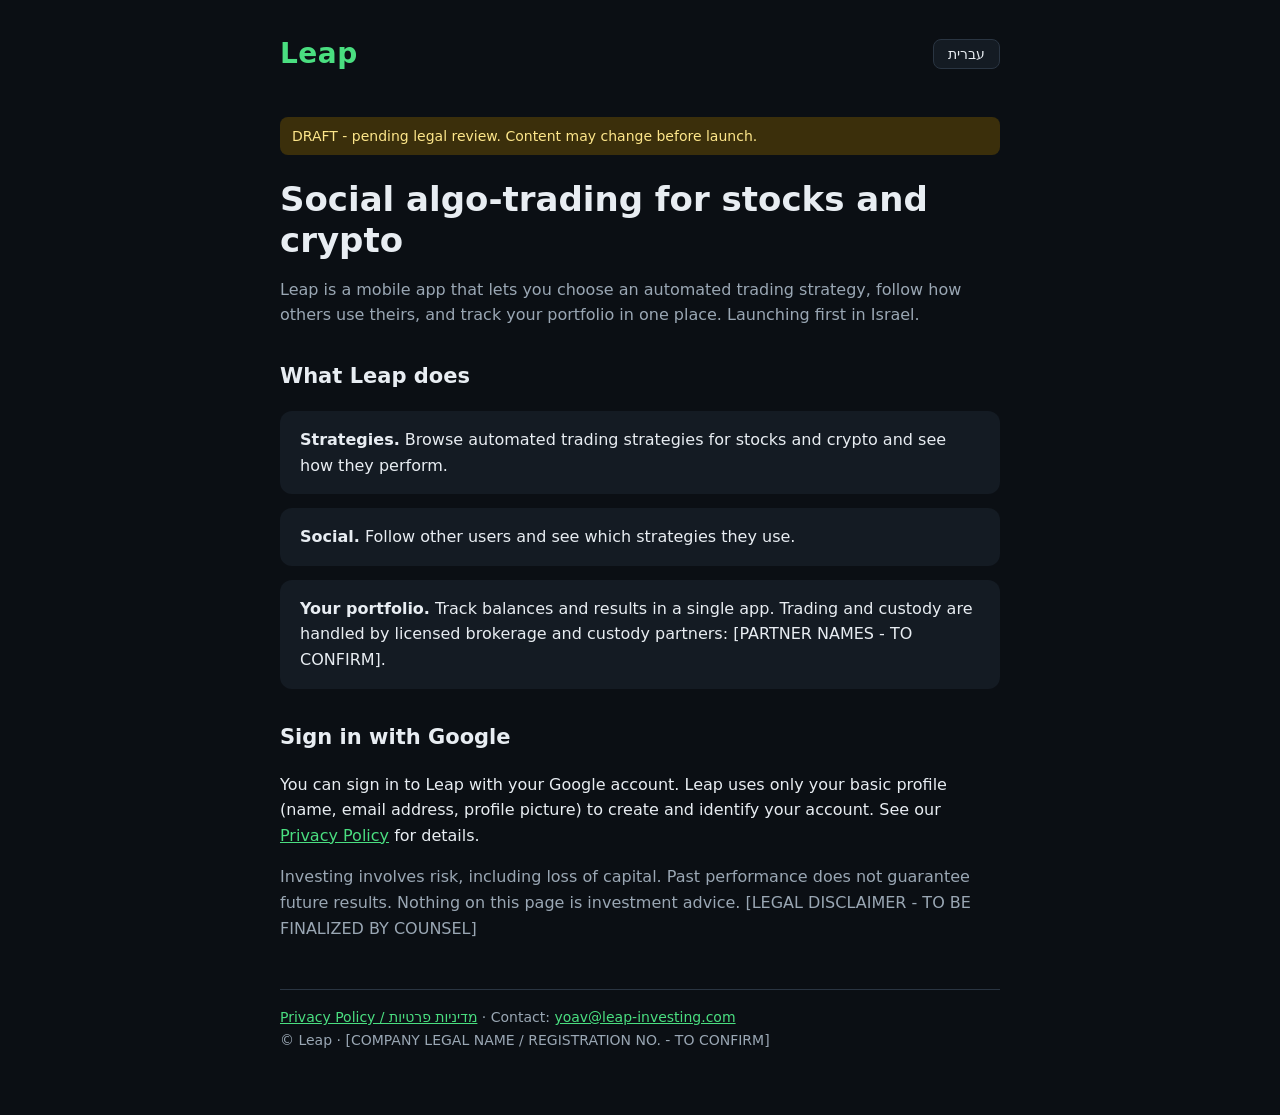
<file: index.html>
<!doctype html>
<html lang="en"><head><meta charset="utf-8"><meta name="viewport" content="width=device-width,initial-scale=1">
<title>Leap - Social algo-trading for stocks and crypto</title>
<meta name="description" content="Leap is a social algorithmic trading app for stocks and crypto. Pick a strategy, follow others, let it trade for you.">
<link rel="stylesheet" href="style.css"></head><body><div class="wrap">
<header><a class="logo" href="/">Leap</a><button class="lang" id="lb">עברית</button></header>

<div data-l="en">
<div class="draft">DRAFT - pending legal review. Content may change before launch.</div>
<h1>Social algo-trading for stocks and crypto</h1>
<p class="mut">Leap is a mobile app that lets you choose an automated trading strategy, follow how others use theirs, and track your portfolio in one place. Launching first in Israel.</p>
<h2>What Leap does</h2>
<div class="card"><b>Strategies.</b> Browse automated trading strategies for stocks and crypto and see how they perform.</div>
<div class="card"><b>Social.</b> Follow other users and see which strategies they use.</div>
<div class="card"><b>Your portfolio.</b> Track balances and results in a single app. Trading and custody are handled by licensed brokerage and custody partners: [PARTNER NAMES - TO CONFIRM].</div>
<h2>Sign in with Google</h2>
<p>You can sign in to Leap with your Google account. Leap uses only your basic profile (name, email address, profile picture) to create and identify your account. See our <a href="privacy.html">Privacy Policy</a> for details.</p>
<p class="mut">Investing involves risk, including loss of capital. Past performance does not guarantee future results. Nothing on this page is investment advice. [LEGAL DISCLAIMER - TO BE FINALIZED BY COUNSEL]</p>
</div>

<div data-l="he" class="hidden" lang="he" dir="rtl">
<div class="draft">טיוטה - ממתינה לבדיקה משפטית. התוכן עשוי להשתנות לפני ההשקה.</div>
<h1>מסחר אלגוריתמי חברתי במניות ובקריפטו</h1>
<p class="mut">Leap היא אפליקציה שמאפשרת לבחור אסטרטגיית מסחר אוטומטית, לעקוב אחרי אחרים ולראות את התיק שלכם במקום אחד. מושקת תחילה בישראל.</p>
<h2>מה Leap עושה</h2>
<div class="card"><b>אסטרטגיות.</b> עיינו באסטרטגיות מסחר אוטומטיות למניות וקריפטו וראו איך הן מתפקדות.</div>
<div class="card"><b>חברתי.</b> עקבו אחרי משתמשים אחרים וראו באילו אסטרטגיות הם משתמשים.</div>
<div class="card"><b>התיק שלכם.</b> עקבו אחרי יתרות ותוצאות באפליקציה אחת. המסחר והשמירה על הנכסים מתבצעים דרך שותפים מורשים: [שמות השותפים - לאישור].</div>
<h2>התחברות עם Google</h2>
<p>אפשר להתחבר ל-Leap עם חשבון Google. Leap משתמשת רק בפרופיל הבסיסי שלכם (שם, כתובת אימייל, תמונת פרופיל) כדי ליצור ולזהות את החשבון. פרטים ב<a href="privacy.html">מדיניות הפרטיות</a>.</p>
<p class="mut">השקעות כרוכות בסיכון, כולל הפסד הון. ביצועי עבר אינם מעידים על ביצועים עתידיים. אין באמור באתר זה ייעוץ השקעות. [הסתייגות משפטית - תנוסח סופית על ידי עורך דין]</p>
</div>

<footer>
<a href="privacy.html">Privacy Policy / מדיניות פרטיות</a> · Contact: <a href="mailto:yoav@leap-investing.com">yoav@leap-investing.com</a><br>
© Leap · [COMPANY LEGAL NAME / REGISTRATION NO. - TO CONFIRM]
</footer></div><script src="lang.js"></script></body></html>
</file>
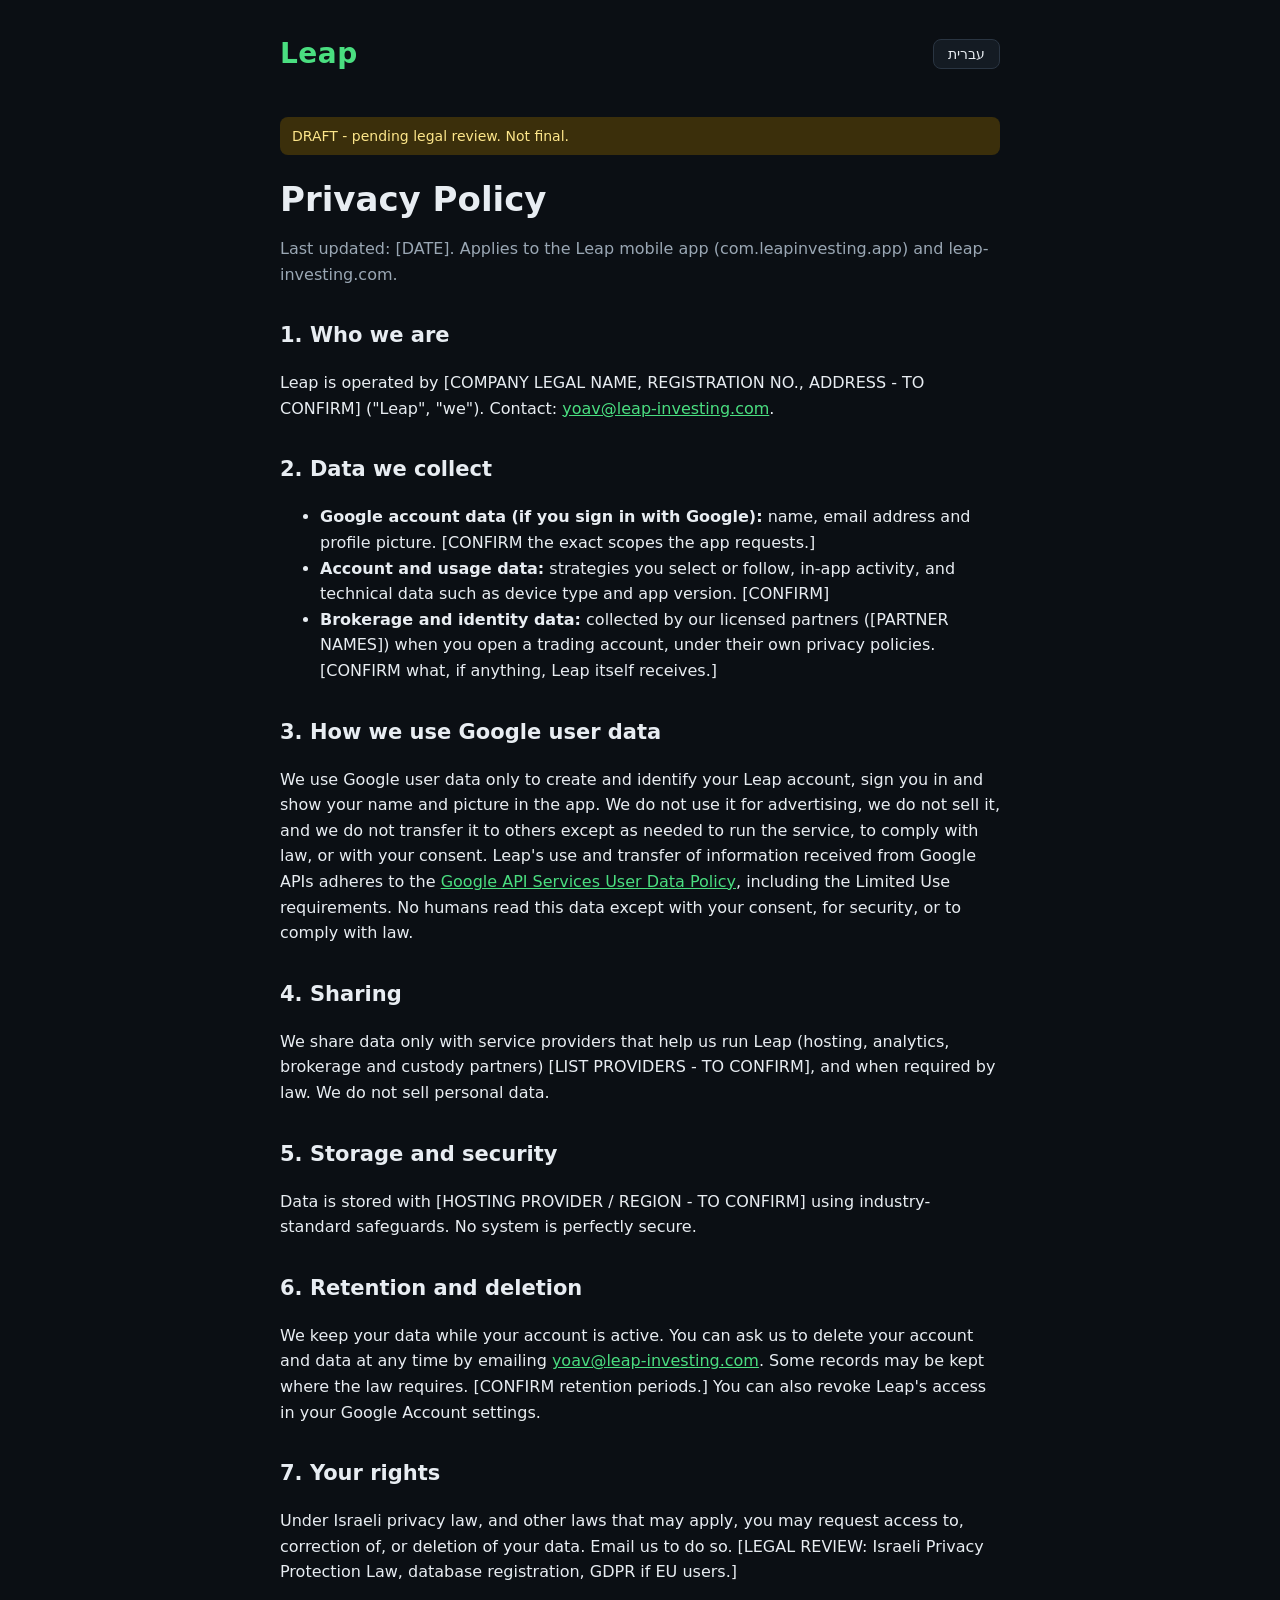
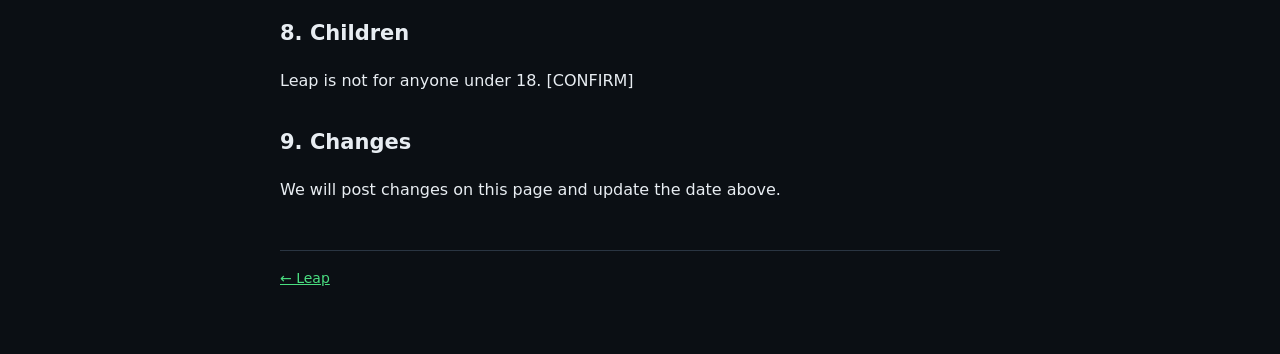
<file: 2-privacy.html>
<!doctype html>
<html lang="en"><head><meta charset="utf-8"><meta name="viewport" content="width=device-width,initial-scale=1">
<title>Leap - Privacy Policy</title><link rel="stylesheet" href="style.css"></head><body><div class="wrap">
<header><a class="logo" href="/">Leap</a><button class="lang" id="lb">עברית</button></header>

<div data-l="en">
<div class="draft">DRAFT - pending legal review. Not final.</div>
<h1>Privacy Policy</h1>
<p class="mut">Last updated: [DATE]. Applies to the Leap mobile app (com.leapinvesting.app) and leap-investing.com.</p>
<h2>1. Who we are</h2>
<p>Leap is operated by [COMPANY LEGAL NAME, REGISTRATION NO., ADDRESS - TO CONFIRM] ("Leap", "we"). Contact: <a href="mailto:yoav@leap-investing.com">yoav@leap-investing.com</a>.</p>
<h2>2. Data we collect</h2>
<ul>
<li><b>Google account data (if you sign in with Google):</b> name, email address and profile picture. [CONFIRM the exact scopes the app requests.]</li>
<li><b>Account and usage data:</b> strategies you select or follow, in-app activity, and technical data such as device type and app version. [CONFIRM]</li>
<li><b>Brokerage and identity data:</b> collected by our licensed partners ([PARTNER NAMES]) when you open a trading account, under their own privacy policies. [CONFIRM what, if anything, Leap itself receives.]</li>
</ul>
<h2>3. How we use Google user data</h2>
<p>We use Google user data only to create and identify your Leap account, sign you in and show your name and picture in the app. We do not use it for advertising, we do not sell it, and we do not transfer it to others except as needed to run the service, to comply with law, or with your consent. Leap's use and transfer of information received from Google APIs adheres to the <a href="https://developers.google.com/terms/api-services-user-data-policy">Google API Services User Data Policy</a>, including the Limited Use requirements. No humans read this data except with your consent, for security, or to comply with law.</p>
<h2>4. Sharing</h2>
<p>We share data only with service providers that help us run Leap (hosting, analytics, brokerage and custody partners) [LIST PROVIDERS - TO CONFIRM], and when required by law. We do not sell personal data.</p>
<h2>5. Storage and security</h2>
<p>Data is stored with [HOSTING PROVIDER / REGION - TO CONFIRM] using industry-standard safeguards. No system is perfectly secure.</p>
<h2>6. Retention and deletion</h2>
<p>We keep your data while your account is active. You can ask us to delete your account and data at any time by emailing <a href="mailto:yoav@leap-investing.com">yoav@leap-investing.com</a>. Some records may be kept where the law requires. [CONFIRM retention periods.] You can also revoke Leap's access in your Google Account settings.</p>
<h2>7. Your rights</h2>
<p>Under Israeli privacy law, and other laws that may apply, you may request access to, correction of, or deletion of your data. Email us to do so. [LEGAL REVIEW: Israeli Privacy Protection Law, database registration, GDPR if EU users.]</p>
<h2>8. Children</h2>
<p>Leap is not for anyone under 18. [CONFIRM]</p>
<h2>9. Changes</h2>
<p>We will post changes on this page and update the date above.</p>
</div>

<div data-l="he" class="hidden" lang="he" dir="rtl">
<div class="draft">טיוטה - ממתינה לבדיקה משפטית. אינה סופית.</div>
<h1>מדיניות פרטיות</h1>
<p class="mut">עודכן לאחרונה: [תאריך]. חלה על אפליקציית Leap (com.leapinvesting.app) ועל האתר leap-investing.com.</p>
<h2>1. מי אנחנו</h2>
<p>Leap מופעלת על ידי [שם חוקי של החברה, מספר רישום, כתובת - לאישור] ("Leap", "אנחנו"). יצירת קשר: <a href="mailto:yoav@leap-investing.com">yoav@leap-investing.com</a>.</p>
<h2>2. המידע שאנחנו אוספים</h2>
<ul>
<li><b>נתוני חשבון Google (בהתחברות עם Google):</b> שם, כתובת אימייל ותמונת פרופיל. [לאשר את ההרשאות המדויקות שהאפליקציה מבקשת.]</li>
<li><b>נתוני חשבון ושימוש:</b> אסטרטגיות שבחרתם או שאתם עוקבים אחריהן, פעילות באפליקציה ונתונים טכניים כמו סוג מכשיר וגרסת אפליקציה. [לאשר]</li>
<li><b>נתוני ברוקר וזיהוי:</b> נאספים על ידי השותפים המורשים שלנו ([שמות השותפים]) בעת פתיחת חשבון מסחר, לפי מדיניות הפרטיות שלהם. [לאשר איזה מידע Leap עצמה מקבלת, אם בכלל.]</li>
</ul>
<h2>3. השימוש בנתוני משתמש מ-Google</h2>
<p>אנחנו משתמשים בנתוני Google רק כדי ליצור ולזהות את חשבון ה-Leap שלכם, לחבר אתכם ולהציג את שמכם ותמונתכם באפליקציה. איננו משתמשים בהם לפרסום, איננו מוכרים אותם ואיננו מעבירים אותם לאחרים, אלא לפי הצורך להפעלת השירות, לציות לחוק או בהסכמתכם. השימוש של Leap במידע שמתקבל מממשקי Google API, והעברתו, עומדים ב<a href="https://developers.google.com/terms/api-services-user-data-policy">מדיניות הנתונים של Google API Services</a>, כולל דרישות Limited Use. אנשים לא יקראו נתונים אלה, אלא בהסכמתכם, לצורכי אבטחה או לציות לחוק.</p>
<h2>4. שיתוף</h2>
<p>אנחנו משתפים מידע רק עם ספקים שעוזרים להפעיל את Leap (אחסון, אנליטיקה, שותפי ברוקר ושמירת נכסים) [רשימת ספקים - לאישור], וכשהחוק מחייב. איננו מוכרים מידע אישי.</p>
<h2>5. אחסון ואבטחה</h2>
<p>המידע נשמר אצל [ספק אחסון / אזור - לאישור] באמצעי אבטחה מקובלים. אין מערכת מאובטחת לחלוטין.</p>
<h2>6. שמירה ומחיקה</h2>
<p>אנחנו שומרים את המידע כל עוד החשבון פעיל. אפשר לבקש מחיקת חשבון ונתונים בכל עת במייל <a href="mailto:yoav@leap-investing.com">yoav@leap-investing.com</a>. חלק מהרשומות עשויות להישמר כשהחוק מחייב. [לאשר תקופות שמירה.] אפשר גם לבטל את הגישה של Leap בהגדרות חשבון Google.</p>
<h2>7. הזכויות שלכם</h2>
<p>לפי חוק הגנת הפרטיות ודינים נוספים, אפשר לבקש עיון, תיקון או מחיקה של המידע. פנו אלינו במייל. [בדיקה משפטית: חוק הגנת הפרטיות, רישום מאגר מידע, GDPR אם יש משתמשים באיחוד האירופי.]</p>
<h2>8. קטינים</h2>
<p>Leap אינה מיועדת למי שמתחת לגיל 18. [לאשר]</p>
<h2>9. שינויים</h2>
<p>נפרסם שינויים בעמוד זה ונעדכן את התאריך למעלה.</p>
</div>
<footer><a href="/">← Leap</a></footer></div><script src="lang.js"></script></body></html>
</file>
<file: style.css>
:root{--bg:#0b0f14;--fg:#e8edf2;--mut:#9aa7b4;--acc:#4ade80;--card:#141b23}
*{box-sizing:border-box}body{margin:0;font:16px/1.6 system-ui,-apple-system,Segoe UI,Roboto,Arial,sans-serif;background:var(--bg);color:var(--fg)}
.wrap{max-width:760px;margin:0 auto;padding:32px 20px 64px}
header{display:flex;justify-content:space-between;align-items:center;margin-bottom:40px}
.logo{font-weight:800;font-size:28px;color:var(--acc);letter-spacing:.5px;text-decoration:none}
button.lang{background:var(--card);color:var(--fg);border:1px solid #2a3542;border-radius:8px;padding:6px 14px;cursor:pointer;font-size:14px}
h1{font-size:34px;line-height:1.2;margin:0 0 12px}h2{font-size:21px;margin-top:32px}
p,li{color:var(--fg)}.mut{color:var(--mut)}
.card{background:var(--card);border-radius:12px;padding:16px 20px;margin:14px 0}
a{color:var(--acc)}footer{margin-top:48px;border-top:1px solid #2a3542;padding-top:16px;color:var(--mut);font-size:14px}
.draft{background:#3b2f0b;color:#fde68a;border-radius:8px;padding:8px 12px;font-size:14px;margin-bottom:24px}
[lang=he]{direction:rtl;text-align:right}
.hidden{display:none}
</file>
